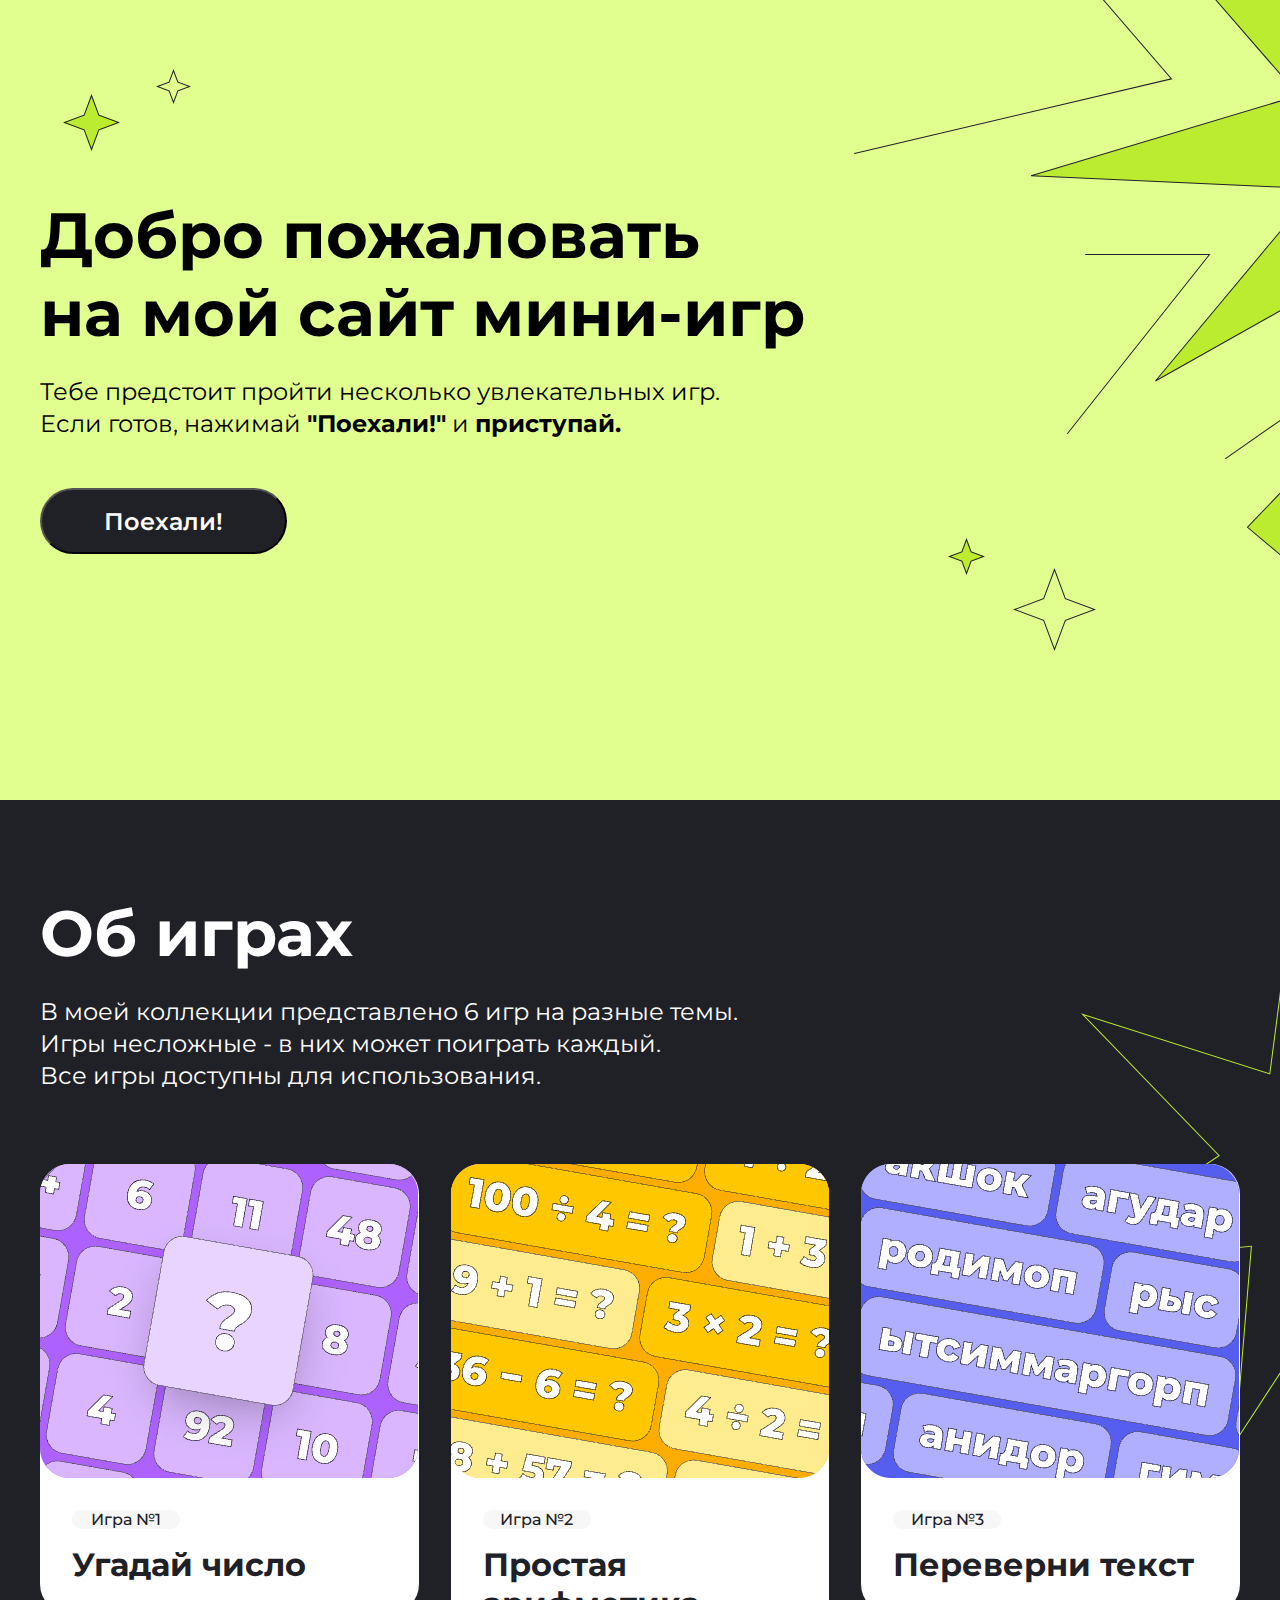
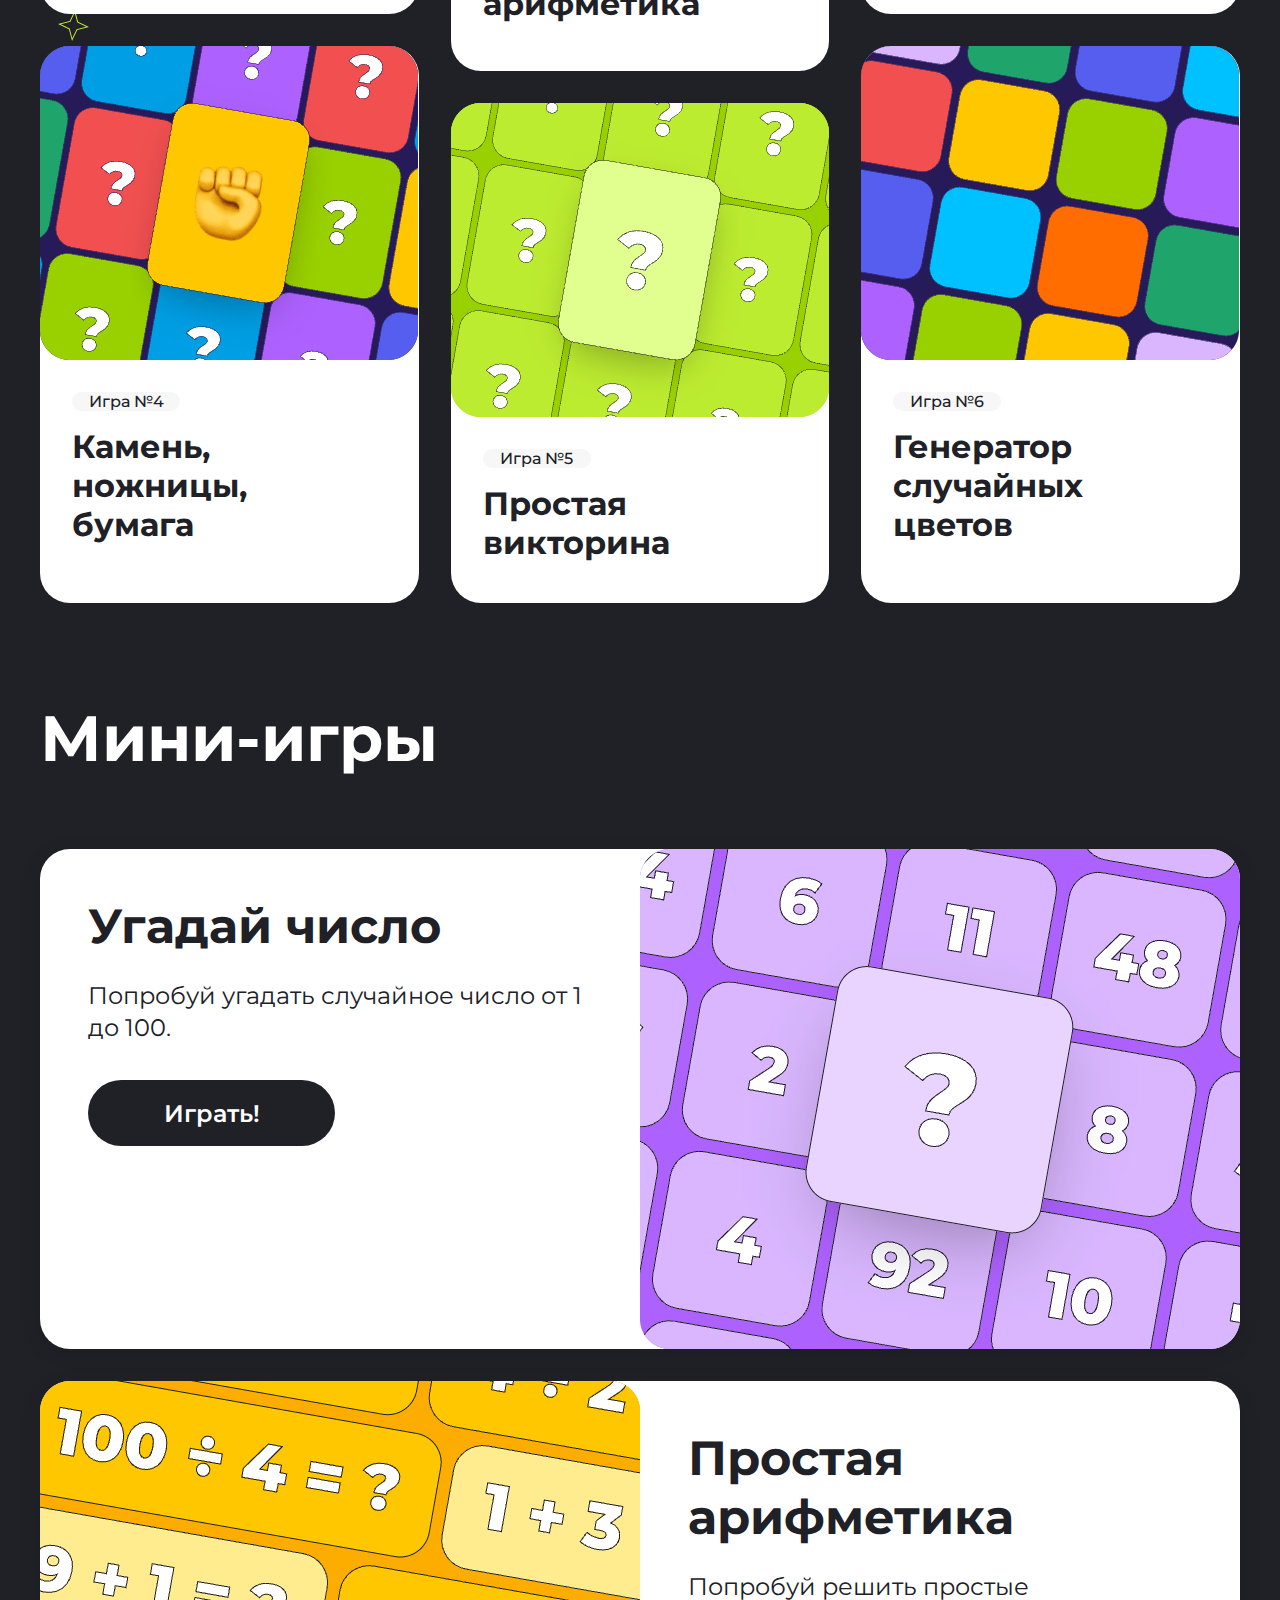
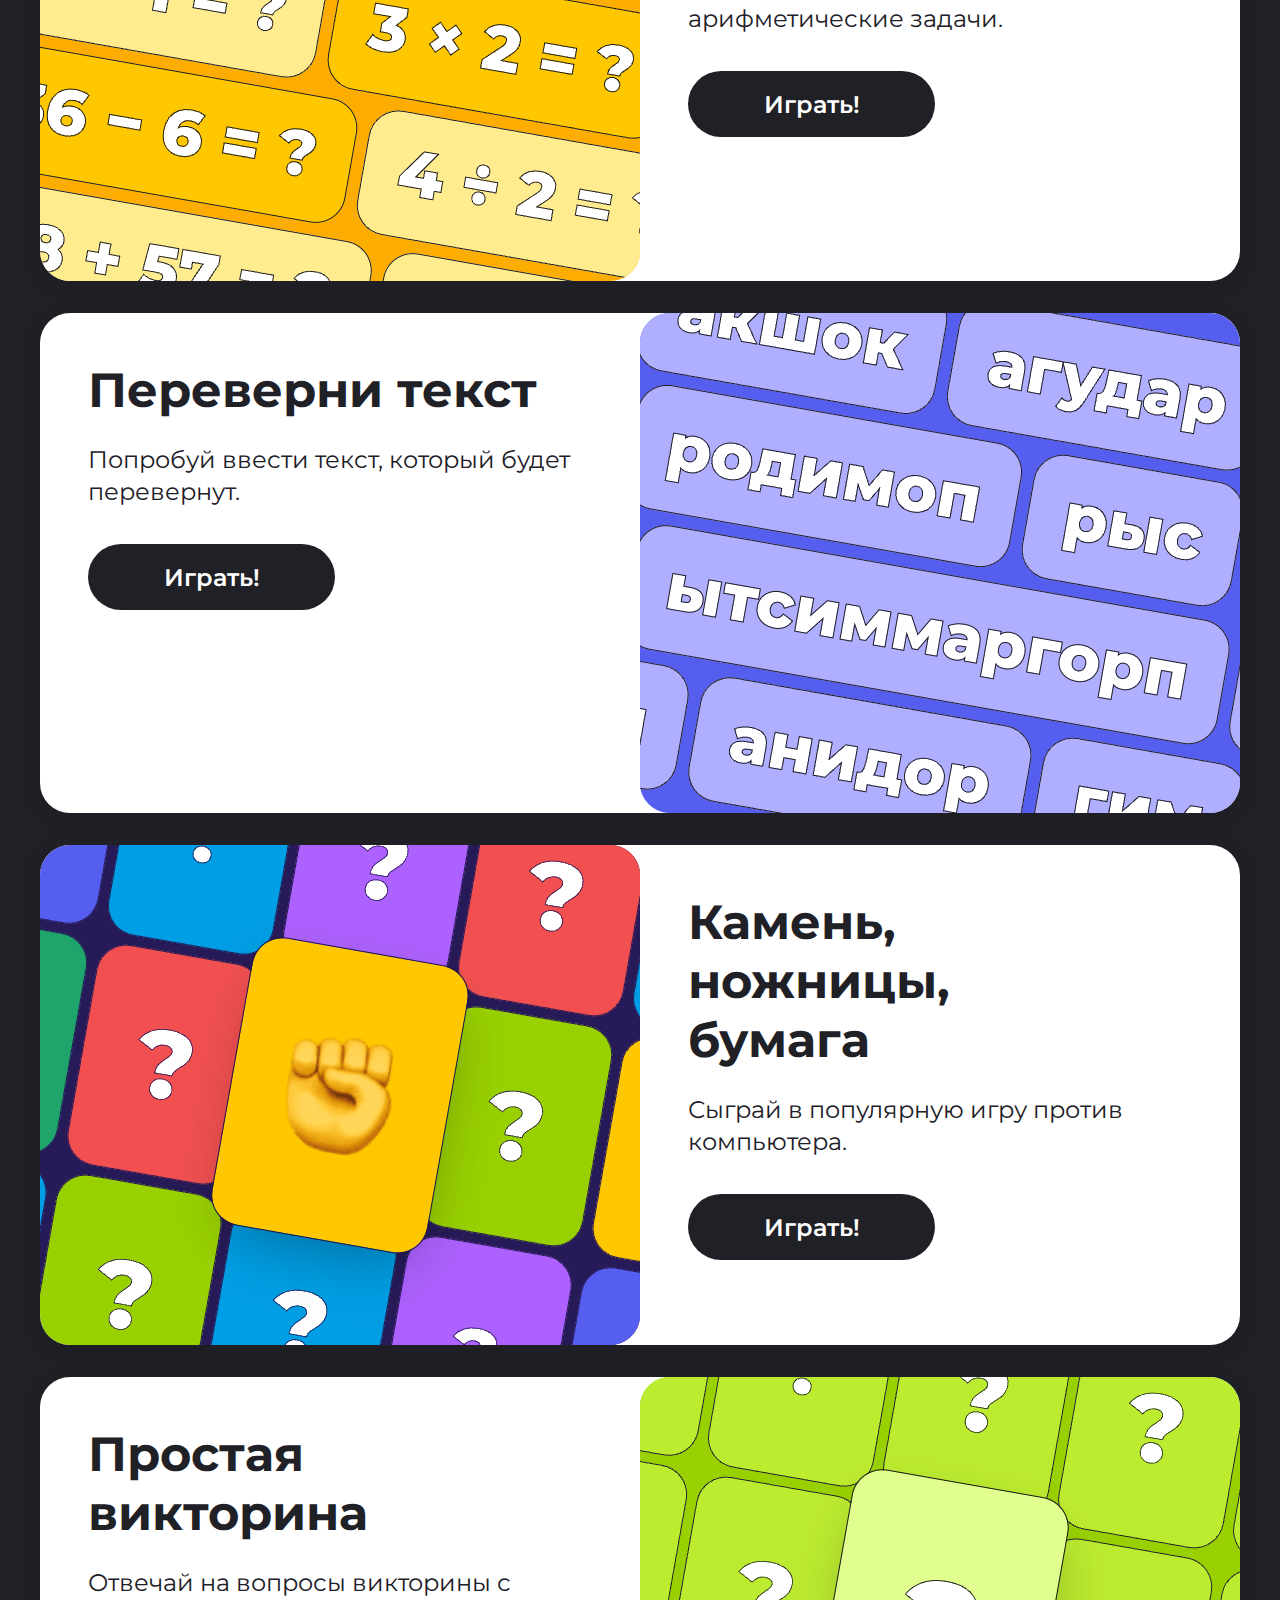
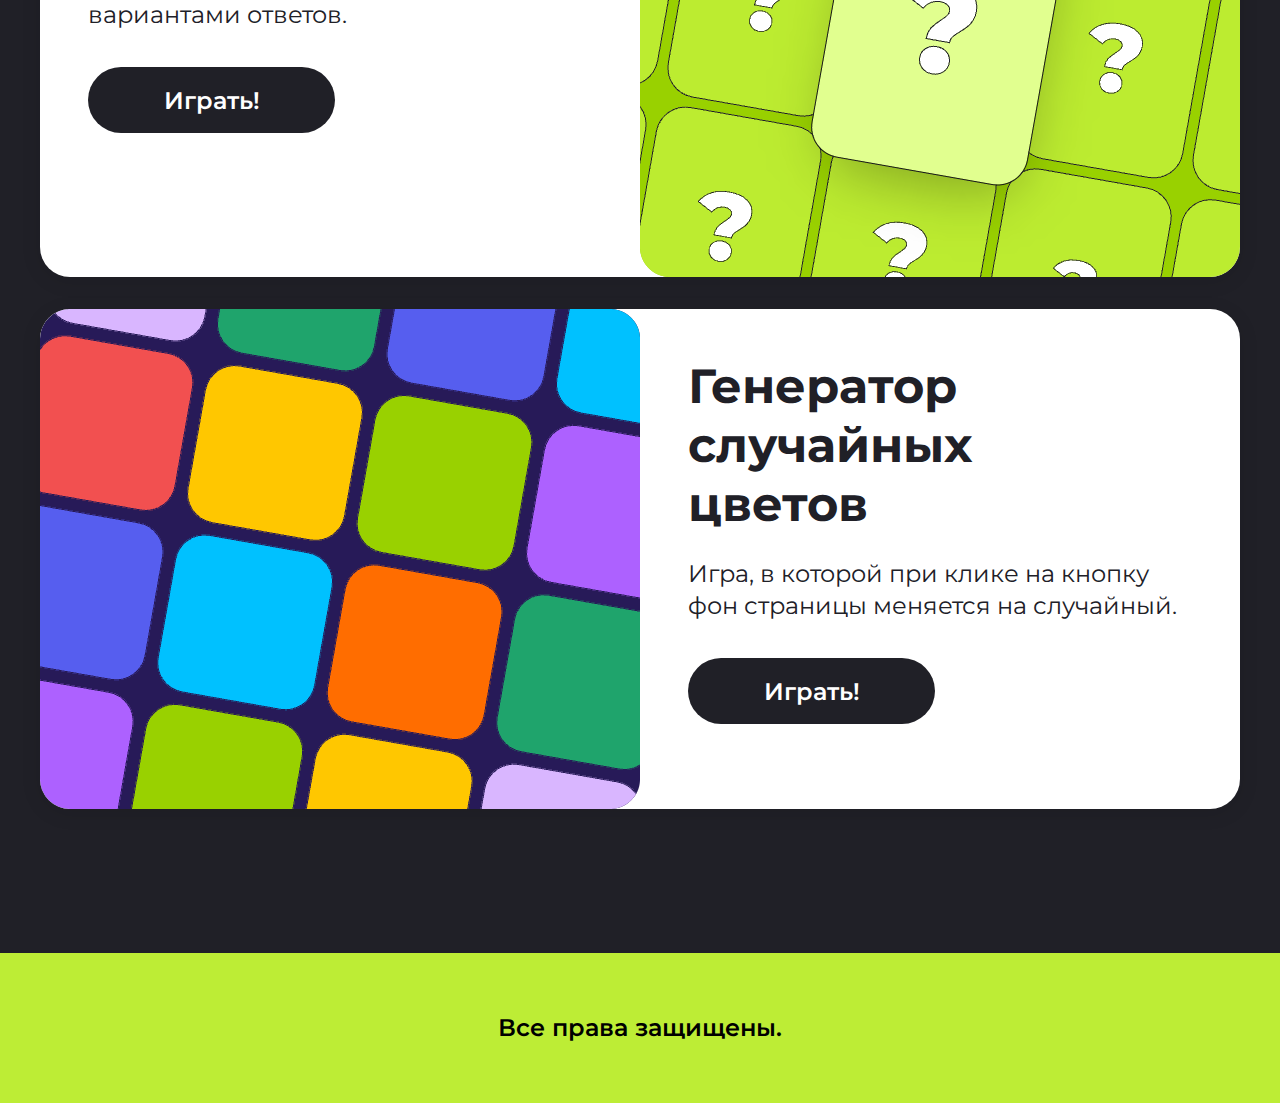
<file: homework-6/index.html>
<!DOCTYPE html>
<html lang="en">

<head>
    <meta charset="UTF-8">
    <meta name="viewport" content="width=device-width, initial-scale=1.0">
    <title>Mini games</title>
    <link rel="preconnect" href="https://fonts.googleapis.com">
    <link rel="preconnect" href="https://fonts.gstatic.com" crossorigin>
    <link href="https://fonts.googleapis.com/css2?family=Montserrat:ital,wght@0,100..900;1,100..900&display=swap"
        rel="stylesheet">
    <link rel="stylesheet" href="style.css">
</head>

<body>
    <header class="header center">
        <h1 class="header__h1">Добро пожаловать <br> на мой сайт мини-игр</h1>
        <p class="header__p">Тебе предстоит пройти несколько увлекательных игр.<br>
            Если готов, нажимай <b>"Поехали!"</b> и <b>приступай.</b></p>
        <a class="header-batton" href="#go">
            <button class="header-btn">Поехали!</button>
        </a>
    </header>
    <div class="top center">
        <div>
            <h1 class="top__h1" id="go">Об играх</h1>
            <p class="top__p">В моей коллекции представлено 6 игр на разные темы.<br> Игры несложные - в них может
                поиграть каждый.<br>
                Все игры доступны для использования.</p>
        </div>
        <div class="game center">
            <a class="game-mini game-mini__1" href="#game1">
                <img class="game-mini__img" src="image/gamemini-1.png" alt="">
                <p class="game-mini__num">Игра №1</p>
                <h3 class="game-mini__name">Угадай число</h3>
            </a>
            <a class="game-mini game-mini__2" href="#game2">
                <img class="game-mini__img" src="image/gamemini-2.png" alt="">
                <p class="game-mini__num">Игра №2</p>
                <h3 class="game-mini__name">Простая <br> арифметика</h3>
            </a>
            <a class="game-mini game-mini__3" href="#game3">
                <img class="game-mini__img" src="image/gamemini-3.png" alt="">
                <p class="game-mini__num">Игра №3</p>
                <h3 class="game-mini__name1">Переверни текст</h3>
                <h3 class="game-mini__namebr">Переверни <br>текст</h3>
            </a>
            <a class="game-mini game-mini__4" href="#game4">
                <img class="game-mini__img" src="image/gamemini-4.png" alt="">
                <p class="game-mini__num">Игра №4</p>
                <h3 class="game-mini__name">Камень,<br> ножницы,<br> бумага</h3>
            </a>
            <a class="game-mini game-mini__5" href="#game5">
                <img class="game-mini__img" src="image/gamemini-5.png" alt="">
                <p class="game-mini__num">Игра №5</p>
                <h3 class="game-mini__name">Простая <br> викторина</h3>
            </a>
            <a class="game-mini game-mini__6" href="#game6">
                <img class="game-mini__img" src="image/gamemini-6.png" alt="">
                <p class="game-mini__num">Игра №6</p>
                <h3 class="game-mini__name">Генератор <br> случайных <br> цветов</h3>
            </a>
        </div>
        <h1 class="top-cart center">Мини-игры</h1>
        <div class="cart center">
            <article id="game1" class="cart-content">
                <div class="cart-content__text">
                    <h2 class="cart-content__text-name">Угадай число</h2>
                    <p class="cart-content__text-num">Попробуй угадать случайное число от 1 до 100.</p>
                    <button class="cart-content__text-btn" onclick="startNumberGame()">Играть!</button>
                </div>
                <img class="cart-content__img" src="image/gamemax-1.png" alt="">
            </article>
            <article id="game2" class="cart-content">
                <div class="cart-content__text">
                    <h2 class="cart-content__text-name">Простая <br> арифметика</h2>
                    <p class="cart-content__text-num">Попробуй решить простые арифметические задачи.</p>
                    <button class="cart-content__text-btn" onclick="startMathGame()">Играть!</button>
                </div>
                <img class="cart-content__img" src="image/gamemax-2.png" alt="">
            </article>
            <article id="game3" class="cart-content">
                <div class="cart-content__text">
                    <h2 class="cart-content__text-name">Переверни текст</h2>
                    <p class="cart-content__text-num">Попробуй ввести текст, который будет перевернут.</p>
                    <button class="cart-content__text-btn" onclick="reverseTextGame()">Играть!</button>
                </div>
                <img class="cart-content__img" src="image/gamemax-3.png" alt="">
            </article>
            <article id="game4" class="cart-content">
                <div class="cart-content__text">
                    <h2 class="cart-content__text-name">Камень,<br> ножницы,<br> бумага</h2>
                    <p class="cart-content__text-num">Сыграй в популярную игру против компьютера.</p>
                    <button class="cart-content__text-btn">Играть!</button>
                </div>
                <img class="cart-content__img" src="image/gamemax-4.png" alt="">
            </article>
            <article id="game5" class="cart-content">
                <div class="cart-content__text">
                    <h2 class="cart-content__text-name">Простая <br> викторина</h2>
                    <p class="cart-content__text-num">Отвечай на вопросы викторины с вариантами ответов.</p>
                    <button class="cart-content__text-btn" onclick="startQuizGame()">Играть!</button>
                </div>
                <img class="cart-content__img" src="image/gamemax-5.png" alt="">
            </article>
            <article id="game6" class="cart-content">
                <div class="cart-content__text">
                    <h2 class="cart-content__text-name">Генератор <br> случайных <br> цветов</h2>
                    <p class="cart-content__text-num cart-content__text-num--big">Игра, в которой при клике на кнопку
                        фон страницы меняется на случайный.</p>
                    <button class="cart-content__text-btn">Играть!</button>
                </div>
                <img class="cart-content__img" src="image/gamemax-6.png" alt="">
            </article>
        </div>
    </div>
    <footer class="footer center">
        <p class="footer__p">
            Все права защищены.
        </p>
    </footer>
    <script src="script.js"></script>
</body>


</html>
</file>
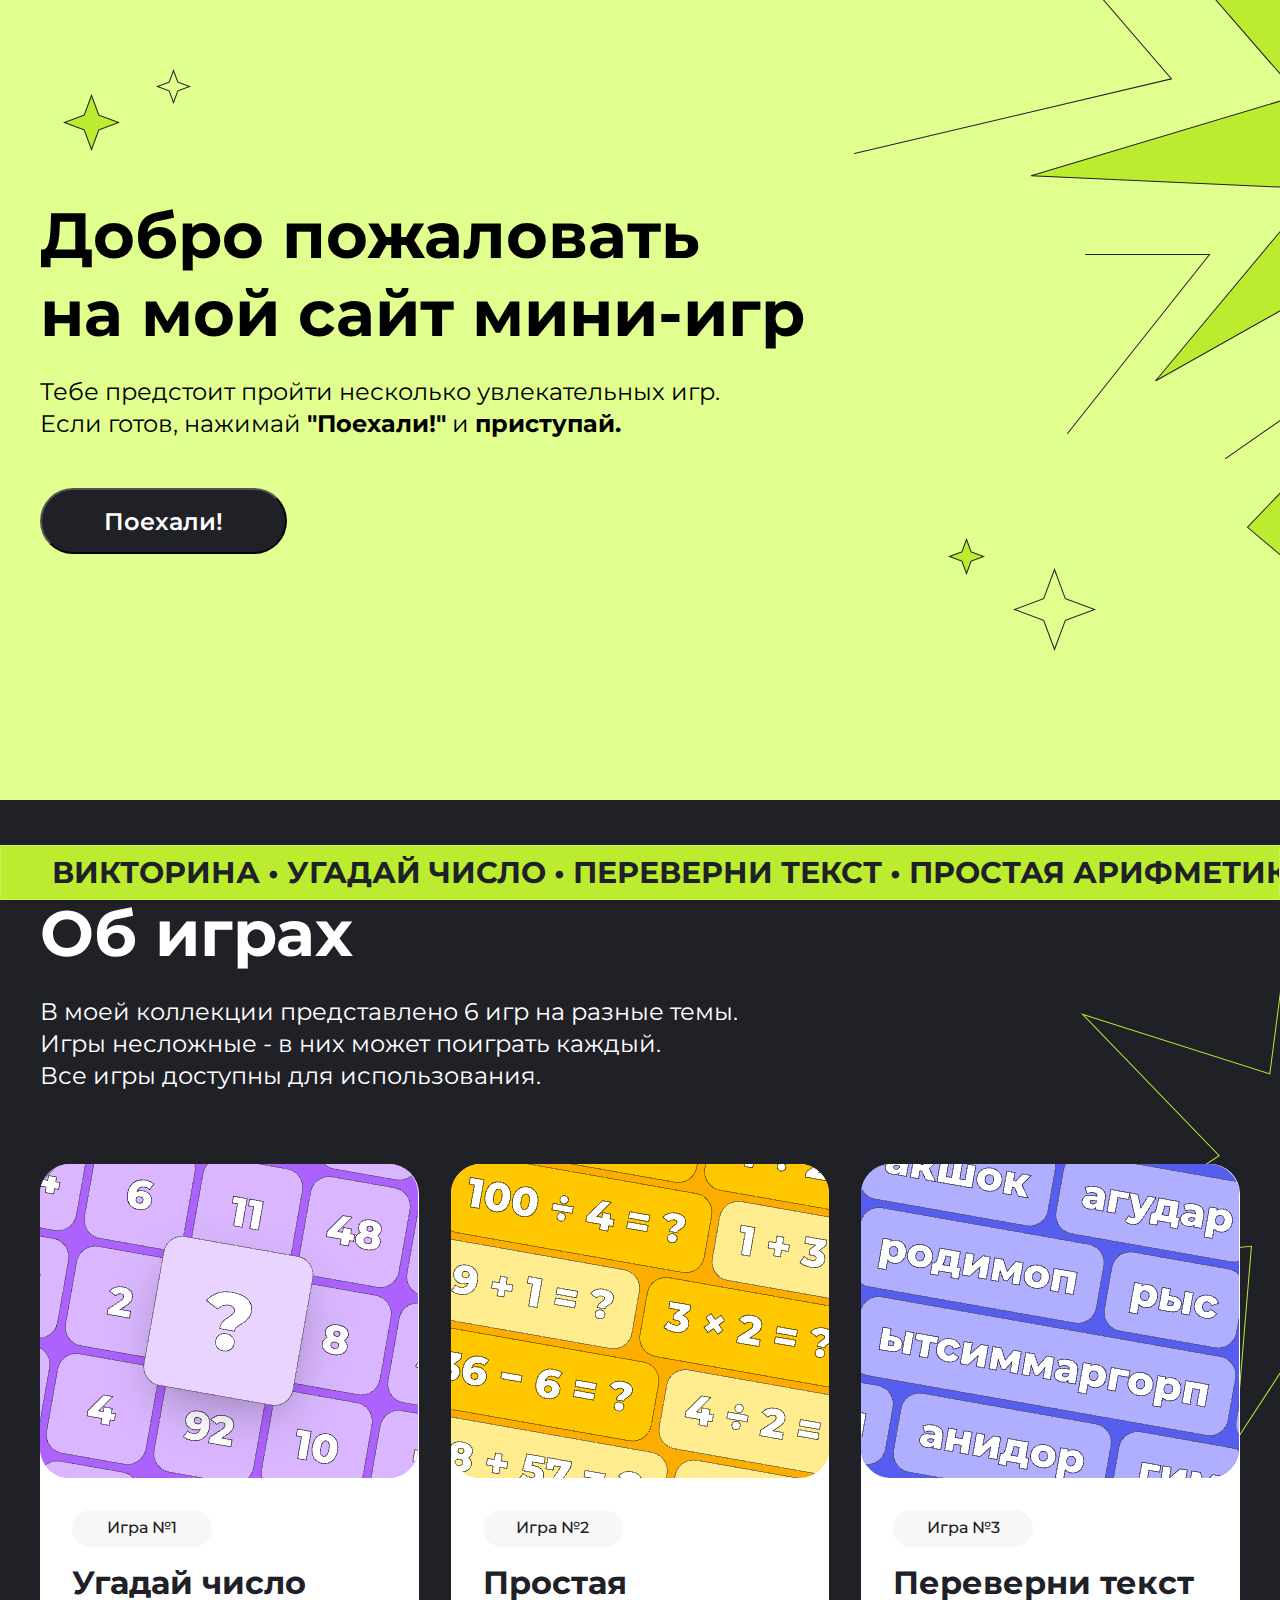
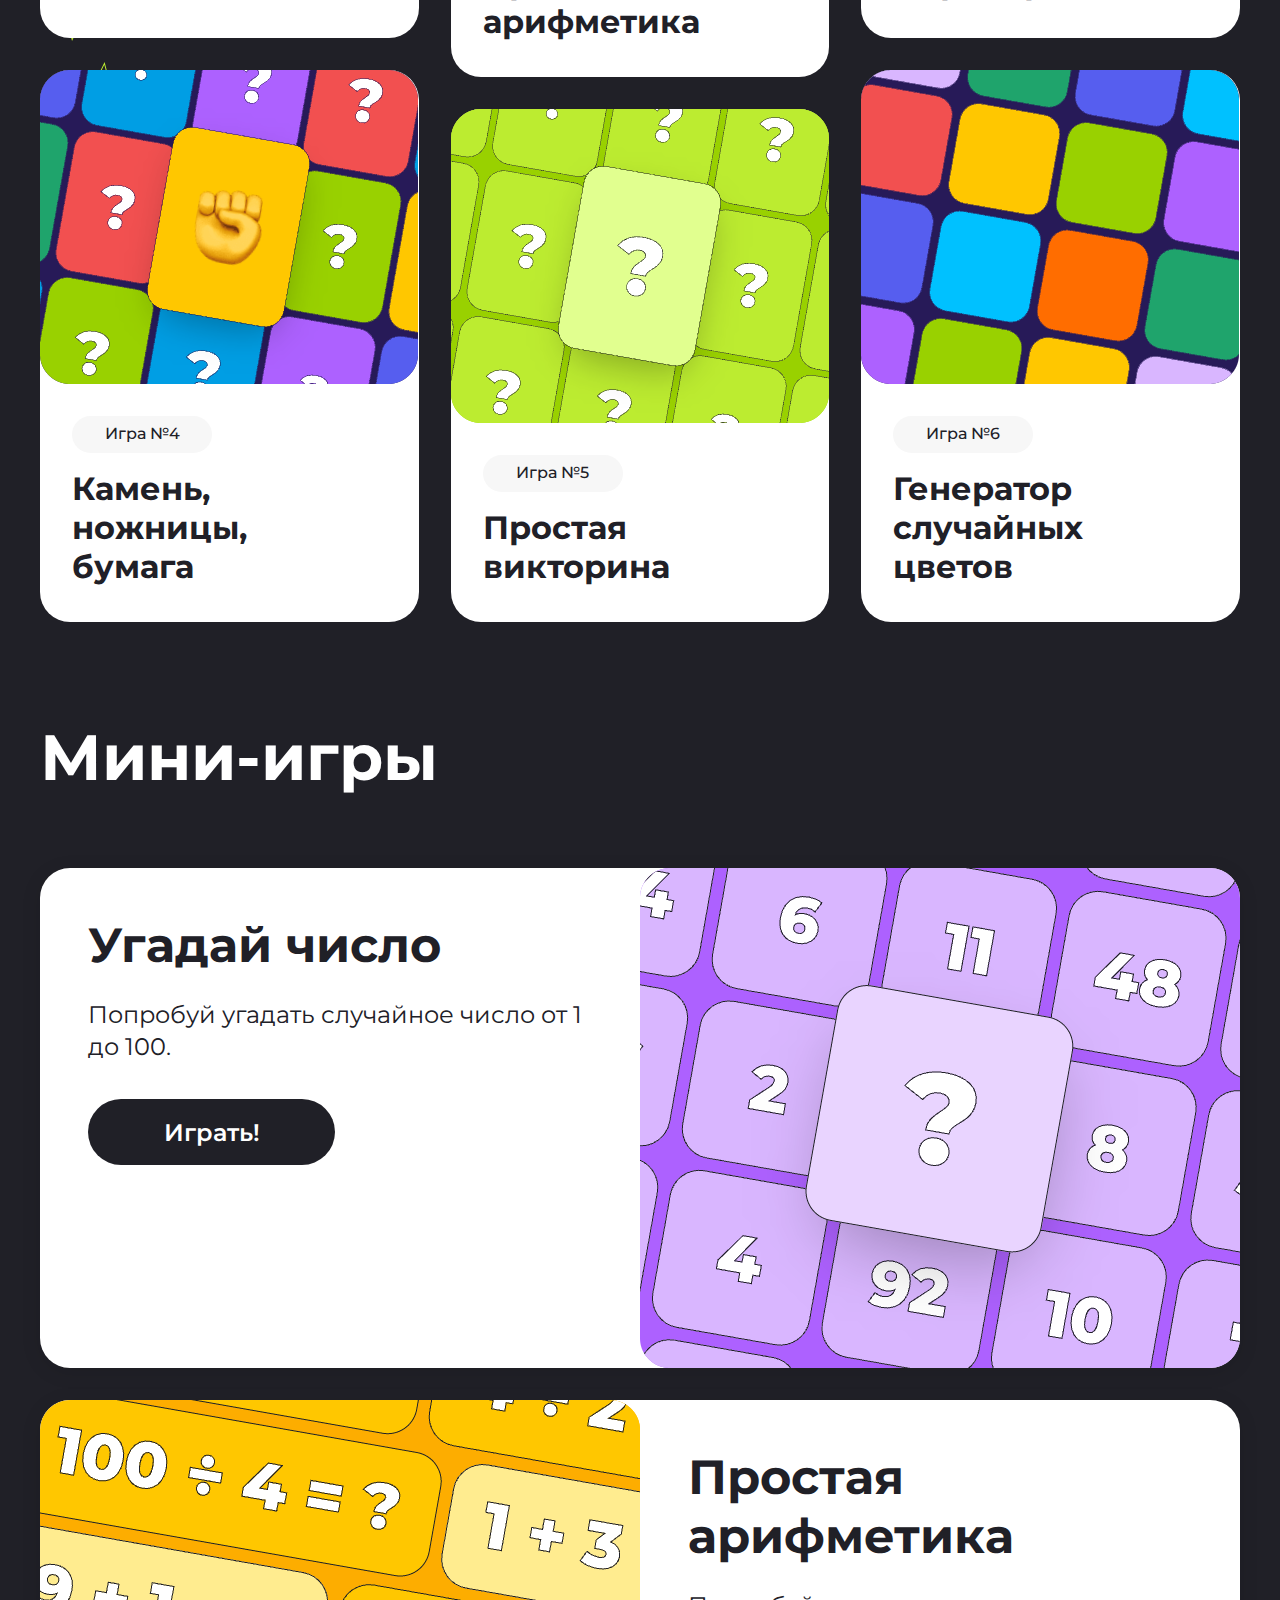
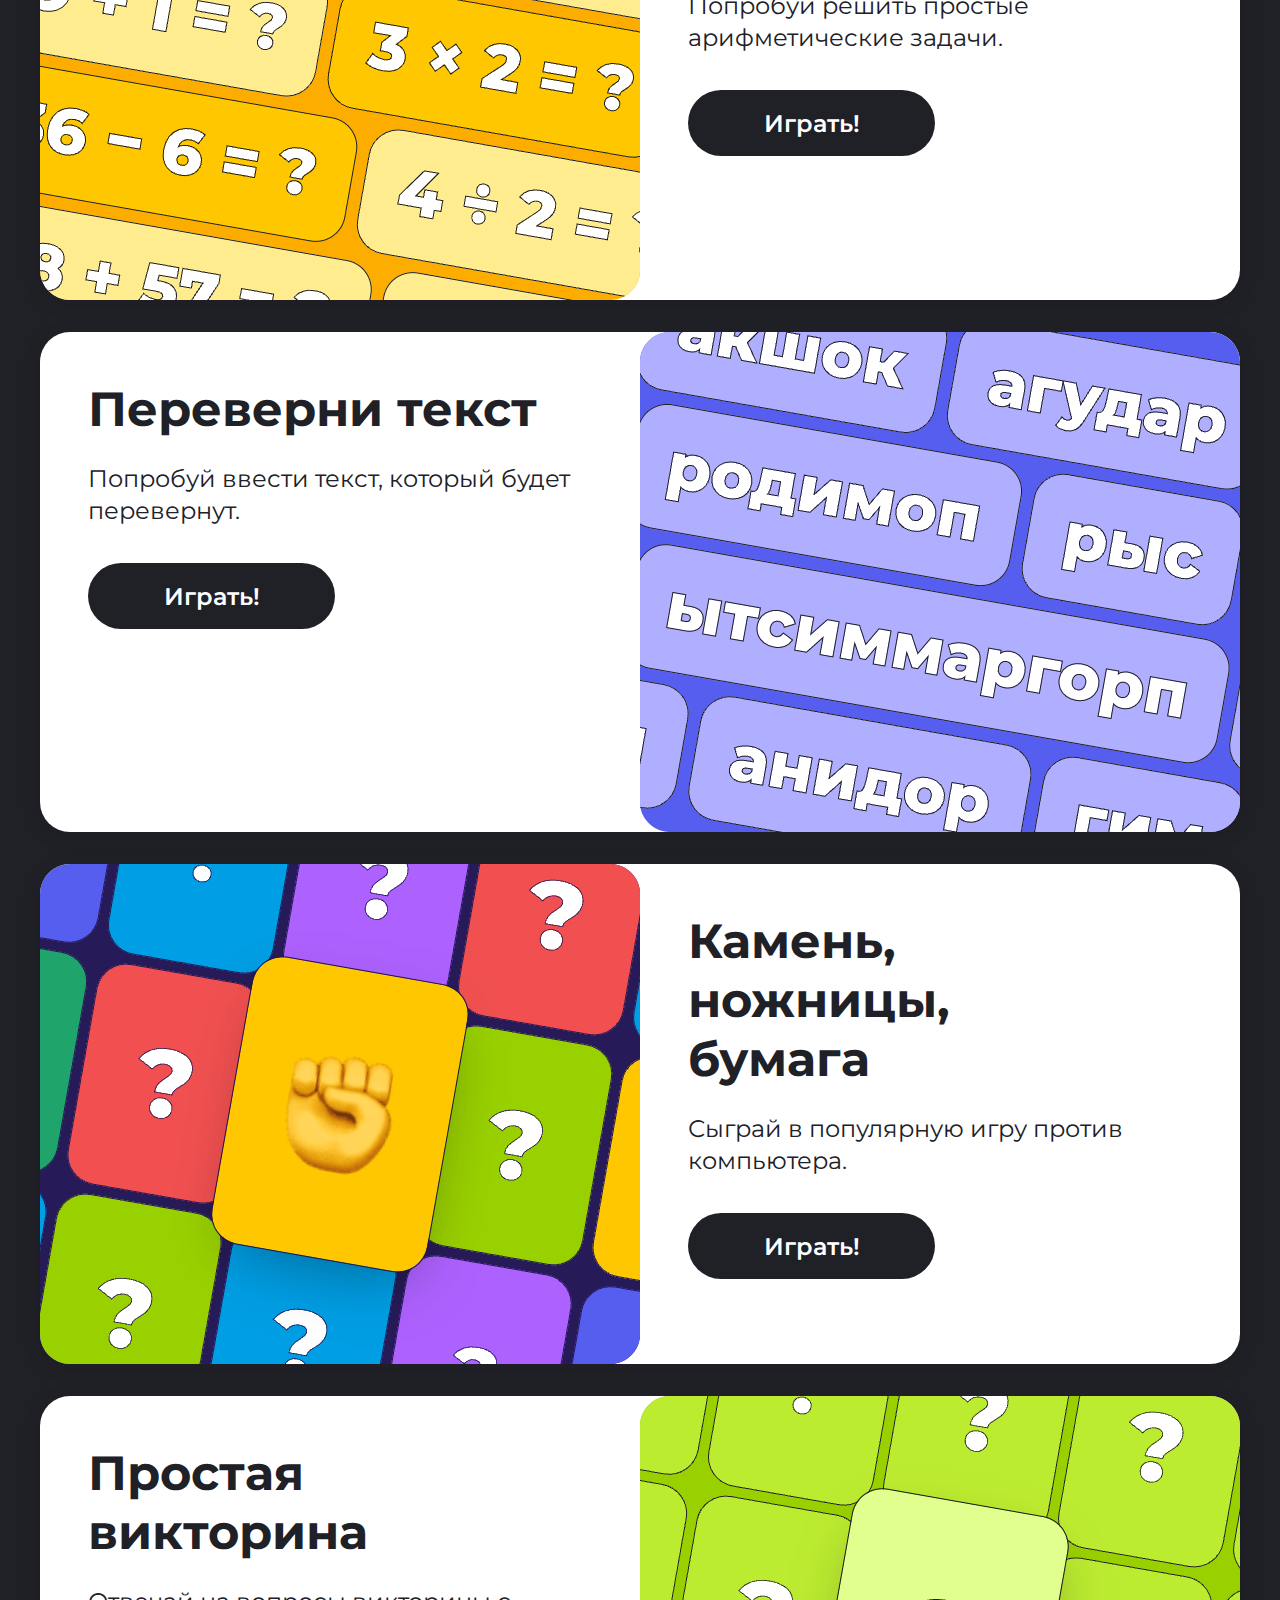
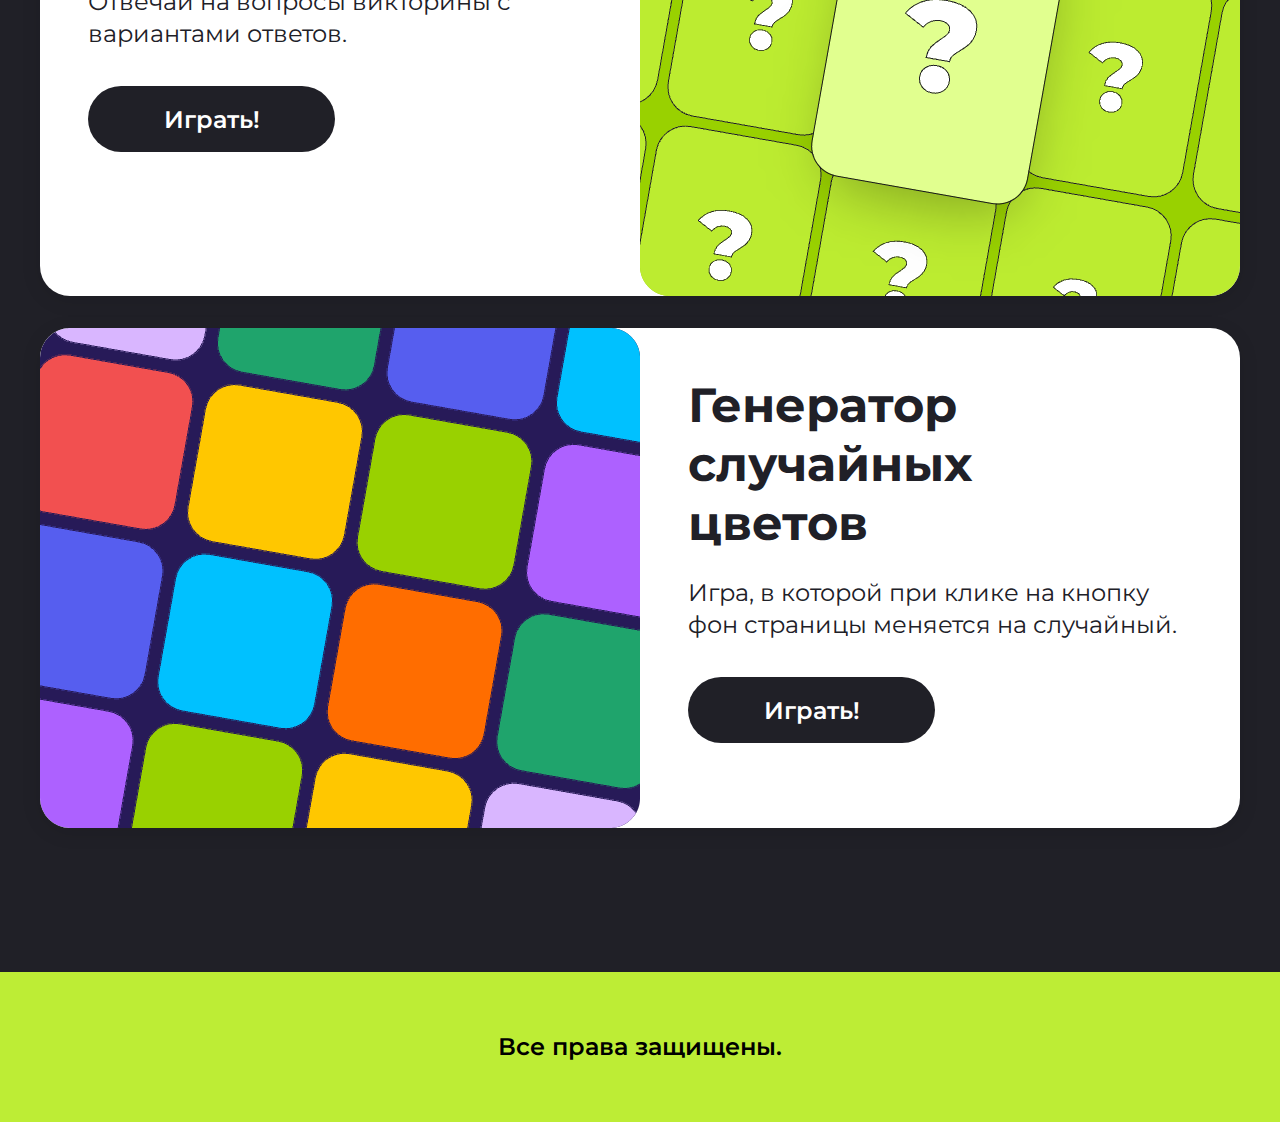
<file: homework-9/index.html>
<!DOCTYPE html>
<html lang="en">

<head>
    <meta charset="UTF-8">
    <meta name="viewport" content="width=device-width, initial-scale=1.0">
    <title>Mini games</title>
    <link rel="preconnect" href="https://fonts.googleapis.com">
    <link rel="preconnect" href="https://fonts.gstatic.com" crossorigin>
    <link href="https://fonts.googleapis.com/css2?family=Montserrat:ital,wght@0,100..900;1,100..900&display=swap"
        rel="stylesheet">
    <link rel="stylesheet" href="style.css">
</head>

<body>
    <header class="header center">
        <h1 class="header__title">Добро пожаловать <br> на мой сайт мини-игр</h1>
        <p class="header__description">Тебе предстоит пройти несколько увлекательных игр.<br>
            Если готов, нажимай <b>"Поехали!"</b> и <b>приступай.</b></p>
        <a class="header__btn-link" href="#go">
            <button class="header__btn">Поехали!</button>
        </a>
        <div class="scrolling-bar">
            <div class="scrolling-bar-content">
                ВИКТОРИНА • УГАДАЙ ЧИСЛО • ПЕРЕВЕРНИ ТЕКСТ • ПРОСТАЯ АРИФМЕТИКА • КАМЕНЬ, НОЖНИЦЫ, БУМАГА • ГЕНЕРАТОР СЛУЧАЙНЫХ ЦВЕТОВ
            </div>
        </div>
    </header>
    <div class="top center">
        <div>
            <h1 class="top__title" id="go">Об играх</h1>
            <p class="top__description">В моей коллекции представлено 6 игр на разные темы.<br> Игры несложные - в них может
                поиграть каждый.<br>
                Все игры доступны для использования.</p>
        </div>
        <div class="game center">
            <a class="game-mini game-mini__1" href="#game1">
                <img class="game-mini__img" src="image/gamemini-1.png" alt="">
                <p class="game-mini__num">Игра №1</p>
                <h3 class="game-mini__name">Угадай число</h3>
            </a>
            <a class="game-mini game-mini__2" href="#game2">
                <img class="game-mini__img" src="image/gamemini-2.png" alt="">
                <p class="game-mini__num">Игра №2</p>
                <h3 class="game-mini__name">Простая <br> арифметика</h3>
            </a>
            <a class="game-mini game-mini__3" href="#game3">
                <img class="game-mini__img" src="image/gamemini-3.png" alt="">
                <p class="game-mini__num">Игра №3</p>
                <h3 class="game-mini__name1">Переверни текст</h3>
                <h3 class="game-mini__namebr">Переверни <br>текст</h3>
            </a>
            <a class="game-mini game-mini__4" href="#game4">
                <img class="game-mini__img" src="image/gamemini-4.png" alt="">
                <p class="game-mini__num">Игра №4</p>
                <h3 class="game-mini__name">Камень,<br> ножницы,<br> бумага</h3>
            </a>
            <a class="game-mini game-mini__5" href="#game5">
                <img class="game-mini__img" src="image/gamemini-5.png" alt="">
                <p class="game-mini__num">Игра №5</p>
                <h3 class="game-mini__name">Простая <br> викторина</h3>
            </a>
            <a class="game-mini game-mini__6" href="#game6">
                <img class="game-mini__img" src="image/gamemini-6.png" alt="">
                <p class="game-mini__num">Игра №6</p>
                <h3 class="game-mini__name">Генератор <br> случайных <br> цветов</h3>
            </a>
        </div>
        <h1 class="top-cart center">Мини-игры</h1>
        <div class="cart center">
            <article id="game1" class="cart-content">
                <div class="cart-content__text">
                    <h2 class="cart-content__text-name">Угадай число</h2>
                    <p class="cart-content__text-num">Попробуй угадать случайное число от 1 до 100.</p>
                    <button class="cart-content__text-btn" onclick="startNumberGame()">Играть!</button>
                </div>
                <img class="cart-content__img" src="image/gamemax-1.png" alt="">
            </article>
            <article id="game2" class="cart-content">
                <div class="cart-content__text">
                    <h2 class="cart-content__text-name">Простая <br> арифметика</h2>
                    <p class="cart-content__text-num">Попробуй решить простые арифметические задачи.</p>
                    <button class="cart-content__text-btn" onclick="startMathGame()">Играть!</button>
                </div>
                <img class="cart-content__img" src="image/gamemax-2.png" alt="">
            </article>
            <article id="game3" class="cart-content">
                <div class="cart-content__text">
                    <h2 class="cart-content__text-name">Переверни текст</h2>
                    <p class="cart-content__text-num">Попробуй ввести текст, который будет перевернут.</p>
                    <button class="cart-content__text-btn" onclick="reverseTextGame()">Играть!</button>
                </div>
                <img class="cart-content__img" src="image/gamemax-3.png" alt="">
            </article>
            <article id="game4" class="cart-content">
                <div class="cart-content__text">
                    <h2 class="cart-content__text-name">Камень,<br> ножницы,<br> бумага</h2>
                    <p class="cart-content__text-num">Сыграй в популярную игру против компьютера.</p>
                    <button class="cart-content__text-btn" onclick="rockPaper()">Играть!</button>
                </div>
                <img class="cart-content__img" src="image/gamemax-4.png" alt="">
            </article>
            <article id="game5" class="cart-content">
                <div class="cart-content__text">
                    <h2 class="cart-content__text-name">Простая <br> викторина</h2>
                    <p class="cart-content__text-num">Отвечай на вопросы викторины с вариантами ответов.</p>
                    <button class="cart-content__text-btn" onclick="startQuiz()">Играть!</button>
                </div>
                <img class="cart-content__img" src="image/gamemax-5.png" alt="">
            </article>
            <article id="game6" class="cart-content">
                <div class="cart-content__text">
                    <h2 class="cart-content__text-name">Генератор <br> случайных <br> цветов</h2>
                    <p class="cart-content__text-num">Игра, в которой при клике на кнопку
                        фон страницы меняется на случайный.</p>
                    <button class="cart-content__text-btn" onclick="startColorGame()">Играть!</button>
                </div>
                <img class="cart-content__img" src="image/gamemax-6.png" alt="">
            </article>
        </div>
    </div>
    <footer class="footer center">
        <p class="footer__p">
            Все права защищены.
        </p>
    </footer>
    <script src="script.js"></script>
</body>


</html>
</file>
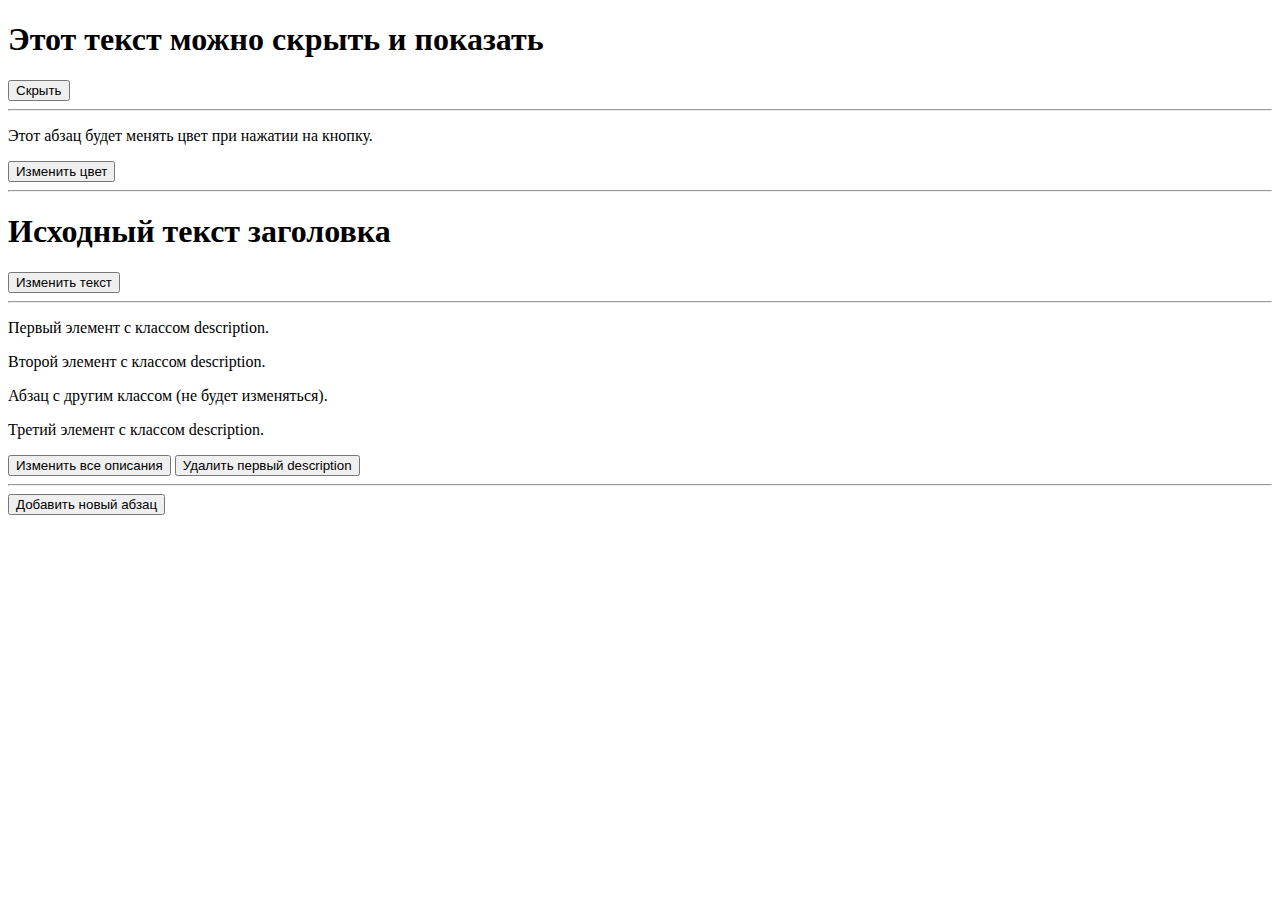
<file: homework-9/hw.html>
<!DOCTYPE html>
<html lang="ru">
<head>
    <meta charset="UTF-8">
    <meta name="viewport" content="width=device-width, initial-scale=1.0">
    <title>Lorem ipsum dolor sit amet.</title>
    <style>
        .hidden {
            display: none;
        }

        .blue-text {
            color: blue;
        }
    </style>
</head>
<body>
    <h1 id="title">Этот текст можно скрыть и показать</h1>
    <button id="toggleButton">Скрыть</button>

    <hr>

    <p id="text">Этот абзац будет менять цвет при нажатии на кнопку.</p>
    <button id="colorButton">Изменить цвет</button>

    <hr>

    <h1 id="dynamicText">Исходный текст заголовка</h1>
    <button id="changeTextButton">Изменить текст</button>

    <hr>

    <p class="description">Первый элемент с классом description.</p>
    <p class="description">Второй элемент с классом description.</p>
    <p class="other">Абзац с другим классом (не будет изменяться).</p>
    <p class="description">Третий элемент с классом description.</p>
    
    <button id="changeDescriptionsButton">Изменить все описания</button>
    <button id="deleteDescriptionButton">Удалить первый description</button>

    <hr>

    <button id="addParagraphButton">Добавить новый абзац</button>

    <script>
        const title = document.querySelector('#title');
        const toggleButton = document.querySelector('#toggleButton');

        toggleButton.addEventListener('click', function() {
            if (title.classList.contains('hidden')) {
                title.classList.remove('hidden');
                toggleButton.textContent = 'Скрыть';
            } else {
                title.classList.add('hidden');
                toggleButton.textContent = 'Показать';
            }
        });

        const text = document.querySelector('#text');
        const colorButton = document.querySelector('#colorButton');

        colorButton.addEventListener('click', function() {
            text.classList.toggle('blue-text');
        });

        const dynamicText = document.querySelector('#dynamicText');
        const changeTextButton = document.querySelector('#changeTextButton');

        changeTextButton.addEventListener('click', function() {
            dynamicText.textContent = 'Привет, мир!';
        });

        const changeDescriptionsButton = document.querySelector('#changeDescriptionsButton');
        
        changeDescriptionsButton.addEventListener('click', function() {
            const descriptions = document.querySelectorAll('.description');
            descriptions.forEach(item => {
                item.textContent = 'Новый текст';
            });
        });

        const addParagraphButton = document.querySelector('#addParagraphButton');

        addParagraphButton.addEventListener('click', function() {
            const newParagraph = document.createElement('p');
            newParagraph.textContent = 'Новый абзац';
            document.body.appendChild(newParagraph);
        });

        const deleteDescriptionButton = document.querySelector('#deleteDescriptionButton');

        deleteDescriptionButton.addEventListener('click', function() {
            const firstDescription = document.querySelector('.description');
            if (firstDescription) {
                firstDescription.remove();
            }
        });
    </script>
</body>
</html>
</file>
<file: homework-6/style.css>
* {
    margin: 0;
    padding: 0;
}

.center {
    padding-left: calc(50% - 600px);
    padding-right: calc(50% - 600px);
}

.header {
    background: rgb(225, 255, 143);
    background-image: url(image/Group-1.svg), url(image/Star-2.svg), url(image/Star-3.svg), url(image/Star-4.svg), url(image/Star-5.svg);
    background-position: 854px -333px, 63px 94px, 156px 69px, 1013px 568px, 948px 538px;
    background-repeat: no-repeat;
    padding-top: 196px;
    padding-bottom: 246px;
}

.header__h1 {
    font-size: 64px;
    font-weight: 700;
    line-height: 78px;
    margin-bottom: 24px;
    font-family: Montserrat;
}

.header__p {
    font-size: 24px;
    font-weight: 400;
    line-height: 32px;
    font-family: Montserrat;
}

.header-btn {
    font-family: Montserrat;
    box-sizing: border-box;
    border-radius: 60px;
    background: rgb(32, 32, 39);
    width: 247px;
    height: 66px;
    color: white;
    font-size: 24px;
    font-weight: 600;
    margin-top: 48px;
}

.header-btn:hover {
    background: white;
    color: black;
}

.top {
    background-color: rgb(32, 32, 39);
    padding-top: 94px;
    padding-bottom: 144px;
    background-image: url(image/Star-1.svg), url(image/Star-11.svg), url(image/Star-12.svg), url(image/Star-7.svg), url(image/Star-6.svg), url(image/Star-8.svg), url(image/Star-10.svg);
    background-position: 1054px 77px, 58px 810px, 75px 862px, 1300px 1613px, 1370px 1646px, 1370px 4886px, 1300px 4936px;
    background-repeat: no-repeat;
}

.cart {
    display: flex;
    flex-direction: column;
    gap: 32px;
}

.cart-content {
    width: 1200px;
    display: flex;
    justify-content: space-between;
    border-radius: 30px;
    background: white;
    overflow: hidden;
    box-shadow: 0 4px 20px rgba(0,0,0,0.1);
    transition: all 0.3s ease;
    min-height: 500px;
}

.cart-content:nth-child(even) {
    flex-direction: row-reverse;
}

.cart-content__text {
    width: 50%;
    padding-right: 48px;
    padding-left: 48px;
    padding-bottom: 48px;
    padding-top: 48px;
    box-sizing: border-box;
}

.cart-content__text-name {
    color: rgb(32, 32, 39);
    font-family: Montserrat;
    font-size: 48px;
    font-weight: 700;
    line-height: 59px;
    margin-bottom: 24px;
}

.cart-content__text-num {
    color: rgb(32, 32, 39);
    font-family: Montserrat;
    font-size: 24px;
    font-weight: 400;
    line-height: 32px;
    margin-bottom: 36px;
}

.cart-content__text-btn {
    width: 247px;
    height: 66px;
    font-size: 24px;
    font-weight: 600;
    padding: 16px 28px;
    border-radius: 60px;
    background-color: rgb(32, 32, 39);
    color: white;
    transition: all 0.3s;
    font-family: Montserrat;
    border: none;
    cursor: pointer;
}

.cart-content__text-btn:hover {
    background-color: white;
    color: black;
    border: 1px solid rgb(32, 32, 39);
}

.cart-content__img {
    width: 50%;
    height: 100%;
    object-fit: cover;
}

.top__h1 {
    color: white;
    font-size: 64px;
    font-weight: 700;
    line-height: 78px;
    padding-bottom: 24px;
    font-family: Montserrat;
}

.top__p {
    color: white;
    font-size: 24px;
    font-weight: 400;
    line-height: 32px;
    font-family: Montserrat;
}

.top-cart {
    color: white;
    font-size: 64px;
    font-weight: 700;
    line-height: 78px;
    font-family: Montserrat;
    padding-bottom: 72px;
    padding-top: 46px;
}

.game {
    display: grid;
    grid-template-columns: repeat(3, 1fr);
    grid-template-rows: 450px 25px 500px;
    gap: 32px;
    margin-top: 72px;
    margin-bottom: 50px;
}

.game-mini {
    text-decoration: none;
    display: flex;
    flex-direction: column;
    background-color: white;
    border-radius: 30px;
    transition: transform 1s;
}

.game-mini:hover {
    transform: scale(1.1);
}

.game-mini__1 {
    grid-row: 1/2;
    grid-column: 1/2;
}

.game-mini__2 {
    grid-row: 1/3;
    grid-column: 2/3;
}

.game-mini__3 {
    grid-row: 1/2;
    grid-column: 3/4;
}

.game-mini__4 {
    grid-row: 2/4;
    grid-column: 1/2;
}

.game-mini__5 {
    grid-row: 3/4;
    grid-column: 2/3;
}

.game-mini__6 {
    grid-row: 2/4;
    grid-column: 3/4;
}

.game-mini__img {
    width: 378px;
}

.game-mini__name {
    color: rgb(32, 32, 39);
    font-size: 32px;
    font-weight: 700;
    line-height: 39px;
    padding-left: 32px;
    padding-bottom: 36px;
    padding-top: 16px;
    font-family: Montserrat;
}

.game-mini__name1 {
    color: rgb(32, 32, 39);
    font-size: 32px;
    font-weight: 700;
    line-height: 39px;
    padding-left: 32px;
    padding-right: 32px;
    padding-bottom: 36px;
    padding-top: 16px;
    font-family: Montserrat;
}

.game-mini__namebr {
    display: none;
}

.game-mini__num {
    color: rgb(32, 32, 39);
    font-size: 16px;
    font-weight: 500;
    margin-left: 32px;
    margin-top: 32px;
    font-family: Montserrat;
    border-radius: 52.58px;
    background: rgb(247, 247, 247);
    align-content: center;
    width: 108px;
    text-align: center;
}

.footer {
    background-color: rgb(189, 237, 53);
    padding-top: 60px;
    padding-bottom: 61px;
    text-align: center;
}

.footer__p {
    font-size: 24px;
    font-weight: 600;
    line-height: 29px;
    font-family: Montserrat;
}

@media (min-width: 425px) and (max-width: 767px) {
    .top {
        padding-top: 48px;
        padding-bottom: 49px;
    }

    .center {
        padding-left: calc(50% - 200px);
        padding-right: calc(50% - 200px);
    }

    .header {
        padding-top: 164px;
        padding-bottom: 165px;
        background-image: url(image/Vector.svg), url(image/Starmob2.svg), url(image/Starmob3.svg), url(image/Starmob4.svg), url(image/Starmob5.svg);
        background-position: 489px -103px, 37px 97px, 91px 64px, 400px 580px, 370px 557px;
        background-repeat: no-repeat;
        text-align: center;
        display: flex;
        flex-direction: column;
        flex-wrap: wrap;
        align-content: space-between;
        align-items: center;
    }

    .header__h1 {
        font-size: 40px;
        line-height: 49px;
        margin-bottom: 16px;
        text-align: center;
    }

    .header__p {
        font-size: 16px;
        line-height: 20px;
        text-align: center;
        margin-bottom: 36px;
    }

    .header__btn {
        width: 285px;
        height: 55px;
        font-size: 16px;
        margin: 0 auto;
    }

    .top__h1, .top__p, .game {
        display: none;
    }

    .top-cart {
        display: block;
        font-size: 40px;
        line-height: 49px;
        text-align: left;
        padding-bottom: 32px;
        color: white;
        padding-top: 0;
        padding-left: 10px;
    }

    .cart {
        gap: 24px !important;
        align-items: center !important;
    }

    .cart-content {
        width: 100%;
        max-width: 400px;
        flex-direction: column;
        min-height: auto;
    }

    .cart-content__img {
        order: 1 !important;
        width: 100% !important;
        object-fit: cover !important;
    }

    .cart-content__text {
        order: 2 !important;
        width: 100% !important;
        padding: 29px !important;
        box-sizing: border-box !important;
        display: flex !important;
        flex-direction: column !important;
        gap: 12px !important;
    }

    .cart-content__text-name {
        order: 1 !important;
        font-size: 32px !important;
        color: rgb(32, 32, 39);
        font-family: Montserrat;
        font-weight: 700;
        line-height: 39px;
        letter-spacing: 0px;
        width: 100% !important;
        box-sizing: border-box !important;
        justify-content: flex-start;
        margin-bottom: 0;
    }

    .cart-content__text-num {
        order: 2 !important;
        font-size: 16px !important;
        display: flex !important;
        flex-direction: column !important;
        justify-content: flex-start !important;
        align-items: flex-start !important;
        color: rgb(0, 0, 0);
        font-family: Montserrat;
        font-weight: 400;
        line-height: 20px;
        letter-spacing: 0px;
        margin-bottom: 16px;
    }

    .cart-content__text-btn {
        order: 3 !important;
        width: 285px;
        height: 55px;
        font-size: 18px;
        font-weight: 600;
        display: flex;
        flex-direction: row;
        justify-content: center;
        align-items: center;
        padding: 16px 28px 16px 28px;
        border-radius: 60px;
        background-color: rgb(32, 32, 39);
        color: white;  
        transition: color 0.3s; 
    }

    .cart-content__text-btn:hover {
        background: white;
        color: black;
        border: 1px solid rgb(32, 32, 39);
    }

    .footer {
        padding-top: 40px;
        padding-bottom: 40px;
    }

    .footer__p {
        font-size: 16px;
        line-height: 20px;
    }

    .cart-content:nth-child(even) {
        flex-direction: column;
    }

    .cart-content__text,
    .cart-content__img {
        width: 100%;
    }

    .cart-content__text {
        padding: 24px;
        order: 2;
    }

    .cart-content__img {
        order: 1;
    }

    #game1 .cart-content__img { content: url(image/gamemini-1.png); }
    #game2 .cart-content__img { content: url(image/gamemini-2.png); }
    #game3 .cart-content__img { content: url(image/gamemini-3.png); }
    #game4 .cart-content__img { content: url(image/gamemini-4.png); }
    #game5 .cart-content__img { content: url(image/gamemini-5.png); }
    #game6 .cart-content__img { content: url(image/gamemini-6.png); }
}

@media (min-width: 320px) and (max-width: 424px) {
    .top {
        padding-top: 48px;
        padding-bottom: 49px;
    }

    .top-cart {
        display: block;
        font-size: 40px;
        line-height: 49px;
        text-align: left;
        padding-bottom: 32px;
        color: white;
        padding-top: 0;
        padding-left: 10px;
    }

    .center {
        padding-left: calc(50% - 170px);
        padding-right: calc(50% - 170px);
    }

    .header {
        background-position: 300px -103px, 15px 97px, 22px 64px, 287px 580px, 257px 557px;
        display: flex;
        flex-direction: column;
        flex-wrap: wrap;
        align-content: space-between;
        align-items: center;
    }

    .header__p {
        font-family: Montserrat;
        font-size: 16px;
        font-weight: 400;
        line-height: 20px;
        text-align: center;
    }

    .header-btn {
    width: 285px;
    height: 55px;
    align-items: center;
    padding: 16px 28px 16px 28px;
    box-sizing: border-box;
    border: 1px solid rgb(32, 32, 39);
    border-radius: 60px;
    background: rgb(32, 32, 39);
    color: rgb(255, 255, 255);
    font-family: Montserrat;
    font-size: 16px;
    font-weight: 600;
    line-height: 141.69%;
    text-align: center !important;
    text-decoration: none;
    }

    .cart {
        gap: 24px !important;
        align-items: center !important;
    }

    .cart-content {
        width: 100%;
        max-width: 400px;
        flex-direction: column;
        min-height: auto;
    }

    .cart-content__img {
        order: 1 !important;
        width: 100% !important;
        object-fit: cover !important;
    }

    .cart-content__text {
        order: 2 !important;
        width: 100% !important;
        padding: 29px !important;
        box-sizing: border-box !important;
        display: flex !important;
        flex-direction: column !important;
        gap: 12px !important;
    }

    .cart-content__text-name {
        order: 1 !important;
        font-size: 32px !important;
        color: rgb(32, 32, 39);
        font-family: Montserrat;
        font-weight: 700;
        line-height: 39px;
        letter-spacing: 0px;
        width: 100% !important;
        box-sizing: border-box !important;
        justify-content: flex-start;
        margin-bottom: 0;
    }

    .cart-content__text-num {
        order: 2 !important;
        font-size: 16px !important;
        display: flex !important;
        flex-direction: column !important;
        justify-content: flex-start !important;
        align-items: flex-start !important;
        color: rgb(0, 0, 0);
        font-family: Montserrat;
        font-weight: 400;
        line-height: 20px;
        letter-spacing: 0px;
        margin-bottom: 16px;
    }

    .cart-content__text-btn {
        order: 3 !important;
        width: 285px;
        height: 55px;
        font-size: 18px;
        font-weight: 600;
        display: flex;
        flex-direction: row;
        justify-content: center;
        align-items: center;
        padding: 16px 28px 16px 28px;
        border-radius: 60px;
        background-color: rgb(32, 32, 39);
        color: white;  
        transition: color 0.3s; 
    }


    .top__h1, .top__p, .game {
        display: none;
    }

    .footer {
        padding-top: 40px;
        padding-bottom: 40px;
    }

    .footer__p {
        font-size: 16px;
        line-height: 20px;
    }

    .cart > article:nth-child(even), 
    .cart > article:nth-child(odd) {
        flex-direction: column !important;
    }

    .header__h1 {
        font-size: 40px;
        line-height: 49px;
        margin-bottom: 16px;
        text-align: center;
    }

    #game1 .cart-content__img { content: url(image/gamemini-1.png); }
    #game2 .cart-content__img { content: url(image/gamemini-2.png); }
    #game3 .cart-content__img { content: url(image/gamemini-3.png); }
    #game4 .cart-content__img { content: url(image/gamemini-4.png); }
    #game5 .cart-content__img { content: url(image/gamemini-5.png); }
    #game6 .cart-content__img { content: url(image/gamemini-6.png); }
}
</file>
<file: homework-9/style.css>
* {
    margin: 0;
    padding: 0;
}

html {
    scroll-behavior: smooth;
}

.center {
    padding-left: calc(50% - 600px);
    padding-right: calc(50% - 600px);
}

.header {
    background: rgb(225, 255, 143);
    background-image: url(image/Group-1.svg), url(image/Star-2.svg), url(image/Star-3.svg), url(image/Star-4.svg), url(image/Star-5.svg);
    background-position: 854px -333px, 63px 94px, 156px 69px, 1013px 568px, 948px 538px;
    background-repeat: no-repeat;
    padding-top: 196px;
    padding-bottom: 246px;
}

.header__title {
    font-size: 64px;
    font-weight: 700;
    line-height: 78px;
    margin-bottom: 24px;
    font-family: Montserrat;
}

.header__description {
    font-size: 24px;
    font-weight: 400;
    line-height: 32px;
    font-family: Montserrat;
}

.header-btn-link {
    display: inline-block; 
    text-decoration: none; 
}

.header__btn {
    font-family: Montserrat;
    box-sizing: border-box;
    border-radius: 60px;
    background: rgb(32, 32, 39);
    width: 247px;
    height: 66px;
    color: white;
    font-size: 24px;
    font-weight: 600;
    margin-top: 48px;
    transition: all 0.3s ease;
    cursor: pointer;
}

.header__btn:hover {
    background: white;
    color: black;
}

.scrolling-bar {
    width: 100%;
    overflow: hidden;
    white-space: nowrap;
    box-sizing: border-box;
    border: 1px solid rgba(255, 255, 255, 0.2);
    backdrop-filter: blur(50px);
    background: rgb(188, 236, 48);
    position: absolute; 
    bottom: 0; 
    left: 0;
}

.scrolling-bar-content {
    display: inline-block;
    padding: 10px 0;
    animation: scroll 30s linear infinite;
    font-size: 14px;
    color: rgb(32, 32, 39);
    font-family: Montserrat;
    font-size: 30px;
    font-weight: 700;
    line-height: 110%;
    letter-spacing: 4%;
    text-align: left;
    text-transform: uppercase;
    width: 422px;
    height: 33px;
    display: flex;
    flex-direction: row;
    justify-content: flex-start;
    align-items: center;
    gap: 51;
    flex: none;
    margin: 0px 51px;
}

@keyframes scroll {
    0% { transform: translateX(100%); }
    100% { transform: translateX(-100%); }
}

.top {
    background-color: rgb(32, 32, 39);
    padding-top: 94px;
    padding-bottom: 144px;
    background-image: url(image/Star-1.svg), url(image/Star-11.svg), url(image/Star-12.svg), url(image/Star-7.svg), url(image/Star-6.svg), url(image/Star-8.svg), url(image/Star-10.svg);
    background-position: 1054px 77px, 58px 810px, 75px 862px, 1300px 1613px, 1370px 1646px, 1370px 4886px, 1300px 4936px;
    background-repeat: no-repeat;
}

.cart {
    display: flex;
    flex-direction: column;
    gap: 32px;
}

.cart-content {
    width: 1200px;
    display: flex;
    justify-content: space-between;
    border-radius: 30px;
    background: white;
    overflow: hidden;
    box-shadow: 0 4px 20px rgba(0,0,0,0.1);
    transition: all 0.3s ease;
    min-height: 500px;
}

.cart-content:nth-child(even) {
    flex-direction: row-reverse;
}

.cart-content__text {
    width: 50%;
    padding-right: 48px;
    padding-left: 48px;
    padding-bottom: 48px;
    padding-top: 48px;
    box-sizing: border-box;
}

.cart-content__text-name {
    color: rgb(32, 32, 39);
    font-family: Montserrat;
    font-size: 48px;
    font-weight: 700;
    line-height: 59px;
    margin-bottom: 24px;
}

.cart-content__text-num {
    color: rgb(32, 32, 39);
    font-family: Montserrat;
    font-size: 24px;
    font-weight: 400;
    line-height: 32px;
    margin-bottom: 36px;
}

.cart-content__text-btn {
    width: 247px;
    height: 66px;
    font-size: 24px;
    font-weight: 600;
    padding: 16px 28px;
    border-radius: 60px;
    background-color: rgb(32, 32, 39);
    color: white;
    transition: all 0.3s;
    font-family: Montserrat;
    border: none;
    cursor: pointer;
}

.cart-content__text-btn:hover {
    background-color: white;
    color: black;
    border: 1px solid rgb(32, 32, 39);
}

.cart-content__img {
    width: 50%;
    height: 100%;
    object-fit: cover;
}

.top__title {
    color: white;
    font-size: 64px;
    font-weight: 700;
    line-height: 78px;
    padding-bottom: 24px;
    font-family: Montserrat;
}

.top__description {
    color: white;
    font-size: 24px;
    font-weight: 400;
    line-height: 32px;
    font-family: Montserrat;
}

.top-cart {
    color: white;
    font-size: 64px;
    font-weight: 700;
    line-height: 78px;
    font-family: Montserrat;
    padding-bottom: 72px;
    padding-top: 46px;
}

.game {
    display: grid;
    grid-template-columns: repeat(3, 1fr);
    gap: 32px;
    margin-top: 72px;
    margin-bottom: 50px;
}

.game-mini {
    text-decoration: none;
    display: flex;
    flex-direction: column;
    background-color: white;
    border-radius: 30px;
    transition: transform 0.3s ease;
}

.game-mini:hover {
    transform: scale(1.1);
}

.game-mini__1 {
    grid-row: 1/2;
    grid-column: 1/2;
}

.game-mini__2 {
    grid-row: 1/3;
    grid-column: 2/3;
}

.game-mini__3 {
    grid-row: 1/2;
    grid-column: 3/4;
}

.game-mini__4 {
    grid-row: 2/4;
    grid-column: 1/2;
}

.game-mini__5 {
    grid-row: 3/4;
    grid-column: 2/3;
}

.game-mini__6 {
    grid-row: 2/4;
    grid-column: 3/4;
}

.game-mini__img {
    width: 378px;
}

.game-mini__name {
    color: rgb(32, 32, 39);
    font-size: 32px;
    font-weight: 700;
    line-height: 39px;
    margin-left: 32px;
    margin-bottom: 36px;
    margin-top: 16px;
    font-family: Montserrat;
}

.game-mini__name1 {
    color: rgb(32, 32, 39);
    font-size: 32px;
    font-weight: 700;
    line-height: 39px;
    padding-left: 32px;
    padding-right: 32px;
    padding-bottom: 36px;
    padding-top: 16px;
    font-family: Montserrat;
}

.game-mini__namebr {
    display: none;
}

.game-mini__num {
    color: rgb(32, 32, 39);
    font-size: 16px;
    font-weight: 500;
    margin-left: 32px;
    margin-top: 32px;
    font-family: Montserrat;
    border-radius: 52.58px;
    background: rgb(247, 247, 247);
    align-content: center;
    width: 108px;
    text-align: center;
    padding: 8px 16px 10px 16px;
}

.footer {
    background-color: rgb(189, 237, 53);
    padding-top: 60px;
    padding-bottom: 61px;
    text-align: center;
}

.footer__p {
    font-size: 24px;
    font-weight: 600;
    line-height: 29px;
    font-family: Montserrat;
}

body, .top, header, footer, .cart-content {
    transition: background-color 0.5s ease !important;
}

.color-change-btn, .color-close-btn {
    font-family: 'Montserrat', sans-serif;
    transition: all 0.3s ease;
}

.color-change-btn:hover, .color-close-btn:hover {
    transform: translateY(-2px);
    box-shadow: 0 2px 5px rgba(0, 0, 0, 0.2);
}

@media (min-width: 425px) and (max-width: 767px) {
    .top {
        padding-top: 48px;
        padding-bottom: 49px;
    }

    .center {
        padding-left: calc(50% - 200px);
        padding-right: calc(50% - 200px);
    }

    .header {
        padding-top: 164px;
        padding-bottom: 165px;
        background-image: url(image/Vector.svg), url(image/Starmob2.svg), url(image/Starmob3.svg), url(image/Starmob4.svg), url(image/Starmob5.svg);
        background-position: 489px -103px, 37px 97px, 91px 64px, 400px 580px, 370px 557px;
        background-repeat: no-repeat;
        text-align: center;
        display: flex;
        flex-direction: column;
        flex-wrap: wrap;
        align-content: space-between;
        align-items: center;
    }

    .header__title {
        font-size: 40px;
        line-height: 49px;
        margin-bottom: 16px;
        text-align: center;
    }

    .header__description {
        font-size: 16px;
        line-height: 20px;
        text-align: center;
        margin-bottom: 36px;
    }

    .header__btn {
        width: 285px;
        height: 55px;
        font-size: 16px;
        margin: 0 auto;
    }

    .top__title, .top__description, .game {
        display: none;
    }

    .top-cart {
        display: block;
        font-size: 40px;
        line-height: 49px;
        text-align: left;
        padding-bottom: 32px;
        color: white;
        padding-top: 0;
        padding-left: 10px;
    }

    .cart {
        gap: 24px !important;
        align-items: center !important;
    }

    .cart-content {
        width: 100%;
        max-width: 400px;
        flex-direction: column;
        min-height: auto;
    }

    .cart-content__img {
        order: 1 !important;
        width: 100% !important;
        object-fit: cover !important;
    }

    .cart-content__text {
        order: 2 !important;
        width: 100% !important;
        padding: 29px !important;
        box-sizing: border-box !important;
        display: flex !important;
        flex-direction: column !important;
        gap: 12px !important;
    }

    .cart-content__text-name {
        order: 1 !important;
        font-size: 32px !important;
        color: rgb(32, 32, 39);
        font-family: Montserrat;
        font-weight: 700;
        line-height: 39px;
        letter-spacing: 0px;
        width: 100% !important;
        box-sizing: border-box !important;
        justify-content: flex-start;
        margin-bottom: 0;
    }

    .cart-content__text-num {
        order: 2 !important;
        font-size: 16px !important;
        display: flex !important;
        flex-direction: column !important;
        justify-content: flex-start !important;
        align-items: flex-start !important;
        color: rgb(0, 0, 0);
        font-family: Montserrat;
        font-weight: 400;
        line-height: 20px;
        letter-spacing: 0px;
        margin-bottom: 16px;
    }

    .cart-content__text-btn {
        order: 3 !important;
        width: 285px;
        height: 55px;
        font-size: 18px;
        font-weight: 600;
        display: flex;
        flex-direction: row;
        justify-content: center;
        align-items: center;
        padding: 16px 28px 16px 28px;
        border-radius: 60px;
        background-color: rgb(32, 32, 39);
        color: white;  
        transition: color 0.3s; 
    }

    .cart-content__text-btn:hover {
        background: white;
        color: black;
        border: 1px solid rgb(32, 32, 39);
    }

    .footer {
        padding-top: 40px;
        padding-bottom: 40px;
    }

    .footer__p {
        font-size: 16px;
        line-height: 20px;
    }

    .cart-content:nth-child(even) {
        flex-direction: column;
    }

    .cart-content__text,
    .cart-content__img {
        width: 100%;
    }

    .cart-content__text {
        padding: 24px;
        order: 2;
    }

    .cart-content__img {
        order: 1;
    }

    #game1 .cart-content__img { content: url(image/gamemini-1.png); }
    #game2 .cart-content__img { content: url(image/gamemini-2.png); }
    #game3 .cart-content__img { content: url(image/gamemini-3.png); }
    #game4 .cart-content__img { content: url(image/gamemini-4.png); }
    #game5 .cart-content__img { content: url(image/gamemini-5.png); }
    #game6 .cart-content__img { content: url(image/gamemini-6.png); }
}

@media (min-width: 320px) and (max-width: 424px) {
    .top {
        padding-top: 48px;
        padding-bottom: 49px;
    }

    .top-cart {
        display: block;
        font-size: 40px;
        line-height: 49px;
        text-align: left;
        padding-bottom: 32px;
        color: white;
        padding-top: 0;
        padding-left: 10px;
    }

    .center {
        padding-left: calc(50% - 170px);
        padding-right: calc(50% - 170px);
    }

    .header {
        background-position: 300px -103px, 15px 97px, 22px 64px, 287px 580px, 257px 557px;
        display: flex;
        flex-direction: column;
        flex-wrap: wrap;
        align-content: space-between;
        align-items: center;
    }

    .header__description {
        font-family: Montserrat;
        font-size: 16px;
        font-weight: 400;
        line-height: 20px;
        text-align: center;
    }

    .header__btn {
    width: 285px;
    height: 55px;
    align-items: center;
    padding: 16px 28px 16px 28px;
    box-sizing: border-box;
    border: 1px solid rgb(32, 32, 39);
    border-radius: 60px;
    background: rgb(32, 32, 39);
    color: rgb(255, 255, 255);
    font-family: Montserrat;
    font-size: 16px;
    font-weight: 600;
    line-height: 141.69%;
    text-align: center !important;
    text-decoration: none;
    }

    .header__title {
        font-size: 40px;
        line-height: 49px;
        margin-bottom: 16px;
        text-align: center;
    }

    .top__title, .top__description, .game {
        display: none;
    }

    .cart {
        gap: 24px !important;
        align-items: center !important;
    }

    .cart-content {
        width: 100%;
        max-width: 400px;
        flex-direction: column;
        min-height: auto;
    }

    .cart-content__img {
        order: 1 !important;
        width: 100% !important;
        object-fit: cover !important;
    }

    .cart-content__text {
        order: 2 !important;
        width: 100% !important;
        padding: 29px !important;
        box-sizing: border-box !important;
        display: flex !important;
        flex-direction: column !important;
        gap: 12px !important;
    }

    .cart-content__text-name {
        order: 1 !important;
        font-size: 32px !important;
        color: rgb(32, 32, 39);
        font-family: Montserrat;
        font-weight: 700;
        line-height: 39px;
        letter-spacing: 0px;
        width: 100% !important;
        box-sizing: border-box !important;
        justify-content: flex-start;
        margin-bottom: 0;
    }

    .cart-content__text-num {
        order: 2 !important;
        font-size: 16px !important;
        display: flex !important;
        flex-direction: column !important;
        justify-content: flex-start !important;
        align-items: flex-start !important;
        color: rgb(0, 0, 0);
        font-family: Montserrat;
        font-weight: 400;
        line-height: 20px;
        letter-spacing: 0px;
        margin-bottom: 16px;
    }

    .cart-content__text-btn {
        order: 3 !important;
        width: 285px;
        height: 55px;
        font-size: 18px;
        font-weight: 600;
        display: flex;
        flex-direction: row;
        justify-content: center;
        align-items: center;
        padding: 16px 28px 16px 28px;
        border-radius: 60px;
        background-color: rgb(32, 32, 39);
        color: white;  
        transition: color 0.3s; 
    }


    .top__h1, .top__p, .game {
        display: none;
    }

    .footer {
        padding-top: 40px;
        padding-bottom: 40px;
    }

    .footer__p {
        font-size: 16px;
        line-height: 20px;
    }

    .cart > article:nth-child(even), 
    .cart > article:nth-child(odd) {
        flex-direction: column !important;
    }

    .header__h1 {
        font-size: 40px;
        line-height: 49px;
        margin-bottom: 16px;
        text-align: center;
    }

    #game1 .cart-content__img { content: url(image/gamemini-1.png); }
    #game2 .cart-content__img { content: url(image/gamemini-2.png); }
    #game3 .cart-content__img { content: url(image/gamemini-3.png); }
    #game4 .cart-content__img { content: url(image/gamemini-4.png); }
    #game5 .cart-content__img { content: url(image/gamemini-5.png); }
    #game6 .cart-content__img { content: url(image/gamemini-6.png); }
}
</file>
